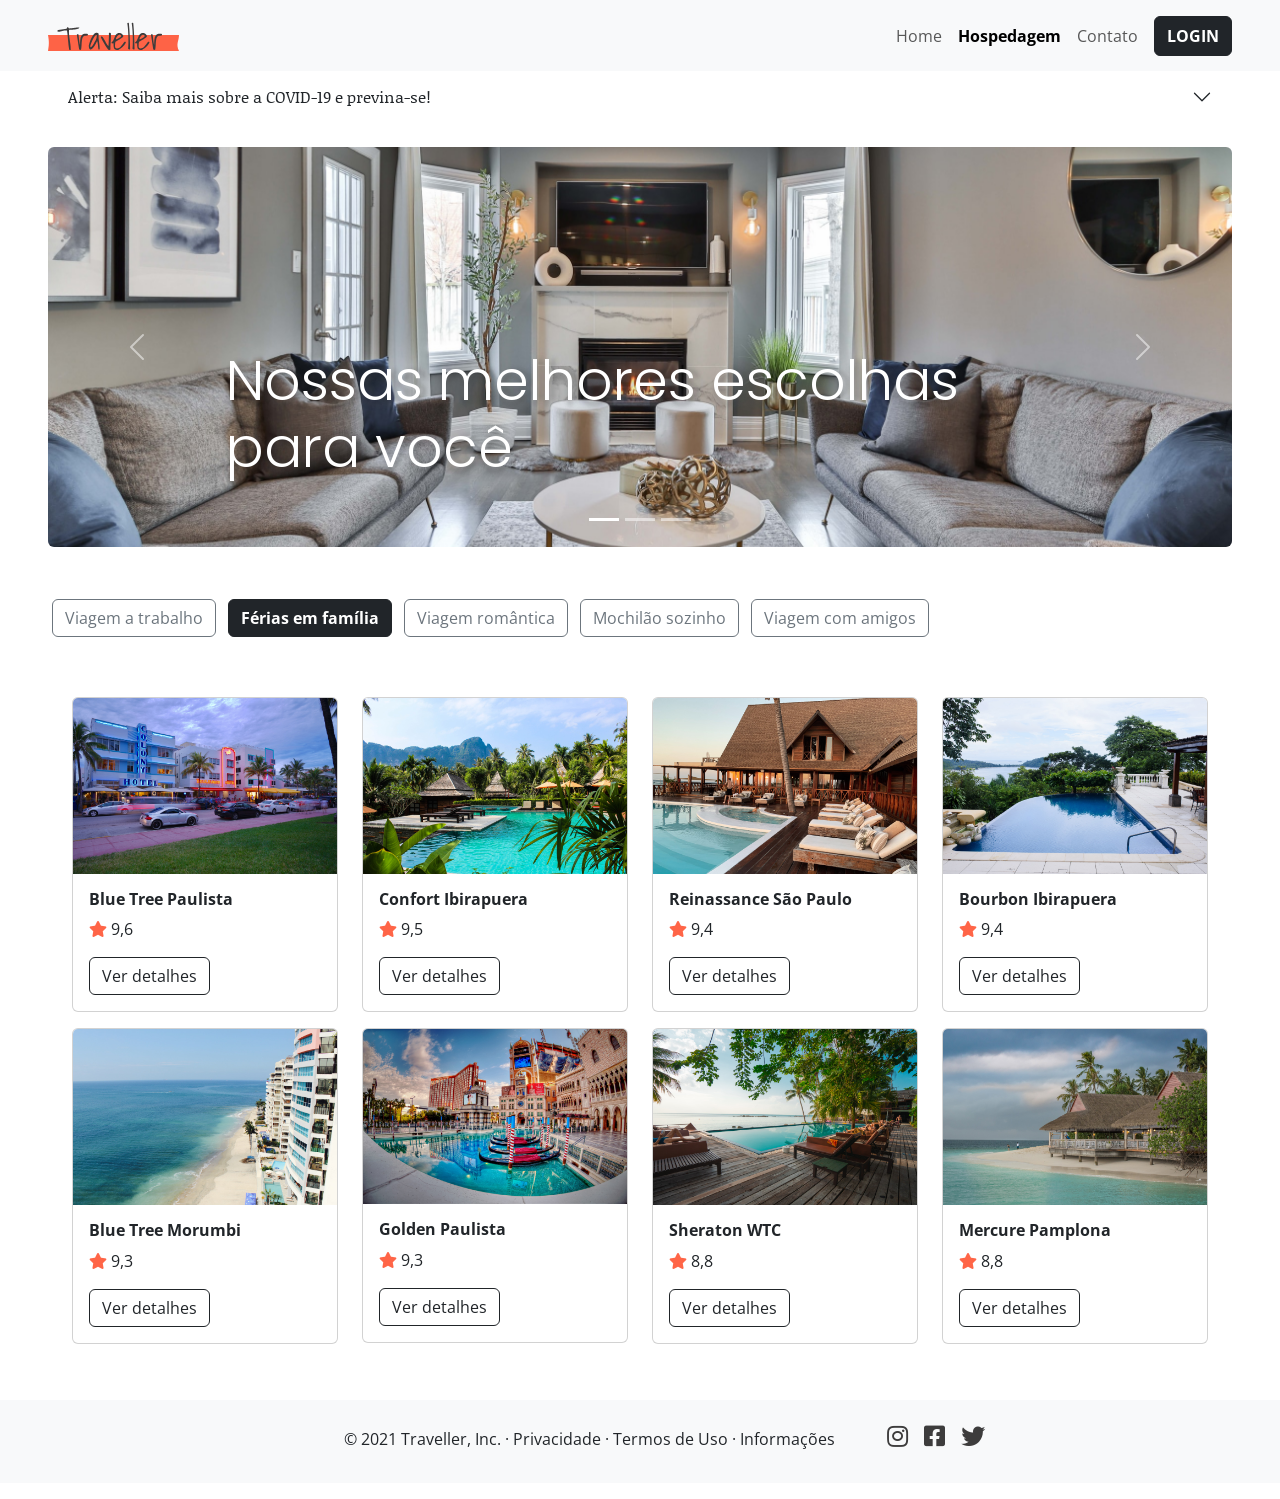
<file: index.html>
<!doctype html>
<html lang="pt-br">

<head>
    <meta charset="utf-8">
    <meta name="viewport" content="width=device-width, initial-scale=1">

    <link rel="icon" href="./images/navbar/icon.svg">
    <link rel="stylesheet" href="./css/bannerHospedagem/banner-hospedagem.css">
    <link rel="preconnect" href="https://fonts.gstatic.com">
    <link href="https://fonts.googleapis.com/css2?family=Noticia+Text&display=swap" rel="stylesheet">
    <link href="https://fonts.googleapis.com/css2?family=Poppins:wght@800&display=swap" rel="stylesheet">
    <link href="https://fonts.googleapis.com/css2?family=Open+Sans:wght@400;600;700&display=swap" rel="stylesheet">
    <link rel="stylesheet" href="https://cdnjs.cloudflare.com/ajax/libs/font-awesome/5.15.3/css/all.min.css">
    <link href="https://cdn.jsdelivr.net/npm/bootstrap@5.0.1/dist/css/bootstrap.min.css" rel="stylesheet"
        integrity="sha384-+0n0xVW2eSR5OomGNYDnhzAbDsOXxcvSN1TPprVMTNDbiYZCxYbOOl7+AMvyTG2x" crossorigin="anonymous">

    <title>Traveller - Hospedagem</title>
</head>

<body>
    <!-- MENU -->
    <header>
        
        <nav class="navbar navbar-expand-lg navbar-light bg-light fonte-padrao">
            <div class="container-fluid mx-5 p-0">
                <a class="navbar-brand" href="#">
                    <img src="./images/navbar/logo.svg" alt="Logo Traveller">
                </a>
                <button class="navbar-toggler" type="button" data-bs-toggle="collapse" data-bs-target="#navbarNav"
                    aria-controls="navbarNav" aria-expanded="false" aria-label="Toggle navigation">
                    <span class="navbar-toggler-icon"></span>
                </button>
                <div class="collapse navbar-collapse justify-content-end" id="navbarNav menu">
                    <ul class="navbar-nav">
                        <li class="nav-item">
                            <a class="nav-link" href="#">Home</a>
                        </li>
                        <li class="nav-item">
                            <a class="nav-link active" href="#"><strong>Hospedagem</a></strong>
                        </li>
                        <li class="nav-item">
                            <a class="nav-link" href="#">Contato</a>
                        </li>
                        <form class="d-flex">
                            <button class="btn btn-dark ms-2" data-bs-toggle="modal" data-bs-target="#modal__login" 
                            type="button"><strong>LOGIN</button></strong>
                        </form>
                    </ul>
                </div>
            </div>
        </nav>
        <section>
            <div class="accordion accordion-flush alerta-covid px-5 " id="accordionFlushExample">
                <div class="accordion-item text-center pb-4">
                    <h2 class="accordion-header text-center" id="flush-headingOne">
                        <button class="accordion-button collapsed" type="button" data-bs-toggle="collapse"
                            data-bs-target="#flush-collapseOne" aria-expanded="false" aria-controls="flush-collapseOne">
                            Alerta: Saiba mais sobre a COVID-19 e previna-se!
                        </button>
                    </h2>
                    <div id="flush-collapseOne" class="accordion-collapse collapse" aria-labelledby="flush-headingOne"
                        data-bs-parent="#accordionFlushExample">
                        <div class="accordion-body text-center h6">O cuidado é de cada um. A responsabilidade é de todos. 
                            Consulte mais
                            informações <a href="https://www.gov.br/saude/pt-br/vacinacao/">aqui.</a></div>
                    </div>
                </div>
            </div>
        </section>
    </header>

    <main>
        <!-- CARROSSEL -->
        <section id="carrossel-fluid">
            <div id="carouselExampleCaptions" class="carousel slide mx-5" data-bs-ride="carousel">
                <div class="carousel-indicators">
                    <button type="button" data-bs-target="#carouselExampleCaptions" data-bs-slide-to="0" class="active"
                        aria-current="true" aria-label="Slide 1"></button>
                    <button type="button" data-bs-target="#carouselExampleCaptions" data-bs-slide-to="1"
                        aria-label="Slide 2"></button>
                    <button type="button" data-bs-target="#carouselExampleCaptions" data-bs-slide-to="2"
                        aria-label="Slide 3"></button>
                </div>
                <div class="carousel-inner">
                    <div class="carousel-item active">
                        <img src="./images/carrossel/carrossel-1.jpg"
                            class="rounded d-block w-100 imagem-carrossel m-0" alt="...">
                        <div class="carousel-caption d-none d-md-block titulo-banner h-50">
                            <h1 class="display-4 text-start">Nossas melhores escolhas<br> para você</h1>
                        </div>
                    </div>
                    <div class="carousel-item">
                        <img src="./images/carrossel/carrossel-2.jpg"
                            class="rounded d-block w-100 imagem-carrossel m-0" alt="...">
                        <div class="carousel-caption d-none d-md-block titulo-banner h-50">
                            <h1 class="display-4 text-start">Encontre os melhores destinos</h1>
                        </div>
                    </div>
                    <div class="carousel-item">
                        <img src="./images/carrossel/carrossel-3.jpg"
                            class="rounded d-block w-100 imagem-carrossel m-0" alt="...">
                        <div class="carousel-caption d-none d-md-block titulo-banner h-50">
                            <h1 class="display-4 text-start">Veja os hotéis mais bem<br> avaliados</h1>
                        </div>
                    </div>
                </div>
                <button class="carousel-control-prev" type="button" data-bs-target="#carouselExampleCaptions"
                    data-bs-slide="prev">
                    <span class="carousel-control-prev-icon" aria-hidden="true"></span>
                    <span class="visually-hidden">Previous</span>
                </button>
                <button class="carousel-control-next" type="button" data-bs-target="#carouselExampleCaptions"
                    data-bs-slide="next">
                    <span class="carousel-control-next-icon" aria-hidden="true"></span>
                    <span class="visually-hidden">Next</span>
                </button>
            </div>
        </section>

        <!-- BOTOES FILTROS -->
        <section id="filtros">
            <div class="p-0 mt-5 mb-5 mx-5 fonte-padrao">
                <button type="button" class="btn btn-outline-secondary m-1">Viagem a trabalho</button>
                <button type="button" class="btn btn-outline-dark active m-1"><strong>Férias em família</button></strong>
                <button type="button" class="btn btn-outline-secondary m-1">Viagem romântica</button>
                <button type="button" class="btn btn-outline-secondary m-1">Mochilão sozinho</button>
                <button type="button" class="btn btn-outline-secondary m-1">Viagem com amigos</button>
            </div>
        </section>

        <!-- CARDS HOTEIS -->
        <section class="container-fluid fonte-padrao">
            <div class="row mx-5" id="conteudo">

                <div class="col-12 col-sm-12 col-md-4 col-lg-3 my-2">
                    <div class="card">
                        <img src="./images/card-hoteis/hotel1.jpg" class="card-img-top" alt="...">
                        <div class="card-body">
                            <h6 class="card-title"><strong>Blue Tree Paulista</strong></h6>
                            <p class="card-text"><i class="fas fa-star icon-star"></i> 9,6</p>
                            <a href="#" class="btn btn-outline-dark">Ver detalhes</a>
                        </div>
                    </div>
                </div>

                <div class="col-12 col-sm-12 col-md-4 col-lg-3 my-2">
                    <div class="card">
                        <img src="./images/card-hoteis/hotel2.jpg" class="card-img-top" alt="...">
                        <div class="card-body">
                            <h6 class="card-title"><strong>Confort Ibirapuera</strong></h6>
                            <p class="card-text"><i class="fas fa-star icon-star"></i> 9,5</p>
                            <a href="#" class="btn btn-outline-dark">Ver detalhes</a>
                        </div>
                    </div>
                </div>

                <div class="col-12 col-sm-12 col-md-4 col-lg-3 my-2">
                    <div class="card">
                        <img src="./images/card-hoteis/hotel3.jpg" class="card-img-top" alt="...">
                        <div class="card-body">
                            <h6 class="card-title"><strong>Reinassance São Paulo</strong></h6>
                            <p class="card-text"><i class="fas fa-star icon-star"></i> 9,4</p>
                            <a href="#" class="btn btn-outline-dark">Ver detalhes</a>
                        </div>
                    </div>
                </div>

                <div class="col-12 col-sm-12 col-md-4 col-lg-3 my-2">
                    <div class="card">
                        <img src="./images/card-hoteis/hotel4.jpg" class="card-img-top" alt="...">
                        <div class="card-body">
                            <h6 class="card-title"><strong>Bourbon Ibirapuera</strong></h6>
                            <p class="card-text"><i class="fas fa-star icon-star"></i> 9,4</p>
                            <a href="#" class="btn btn-outline-dark">Ver detalhes</a>
                        </div>
                    </div>
                </div>

                <div class="col-12 col-sm-12 col-md-4 col-lg-3 my-2">
                    <div class="card">
                        <img src="./images/card-hoteis/hotel5.jpg" class="card-img-top" alt="...">
                        <div class="card-body">
                            <h6 class="card-title"><strong>Blue Tree Morumbi</strong></h6>
                            <p class="card-text"><i class="fas fa-star icon-star"></i> 9,3</p>
                            <a href="#" class="btn btn-outline-dark">Ver detalhes</a>
                        </div>
                    </div>
                </div>

                <div class="col-12 col-sm-12 col-md-4 col-lg-3 my-2">
                    <div class="card">
                        <img src="./images/card-hoteis/hotel6.jpg" class="card-img-top" alt="...">
                        <div class="card-body">
                            <h6 class="card-title"><strong>Golden Paulista</strong></h6>
                            <p class="card-text"><i class="fas fa-star icon-star"></i> 9,3</p>
                            <a href="#" class="btn btn-outline-dark">Ver detalhes</a>
                        </div>
                    </div>
                </div>

                <div class="col-12 col-sm-12 col-md-4 col-lg-3 my-2">
                    <div class="card">
                        <img src="./images/card-hoteis/hotel7.jpg" class="card-img-top" alt="...">
                        <div class="card-body">
                            <h6 class="card-title"><strong>Sheraton WTC</strong></h6>
                            <p class="card-text"><i class="fas fa-star icon-star"></i> 8,8</p>
                            <a href="#" class="btn btn-outline-dark">Ver detalhes</a>
                        </div>
                    </div>
                </div>

                <div class="col-12 col-sm-12 col-md-4 col-lg-3 my-2">
                    <div class="card">
                        <img src="./images/card-hoteis/hotel8.jpg" class="card-img-top" alt="...">
                        <div class="card-body">
                            <h6 class="card-title"><strong>Mercure Pamplona</strong></h6>
                            <p class="card-text"><i class="fas fa-star icon-star"></i> 8,8</p>
                            <a href="#" class="btn btn-outline-dark">Ver detalhes</a>
                        </div>
                    </div>
                </div>

            </div>
        </section>
    </main>

    <div class="geolocation"></div>


    <!-- FOOTER -->
    <footer class="container-fluid bg-light p-3 mt-5 fonte-padrao">
        <p class="ms-5 text-center pt-2">© 2021 Traveller, Inc. · Privacidade · Termos de Uso · Informações <i
                class="fab fa-instagram icon ms-5"></i><i class="fab fa-facebook-square icon ms-3"></i><i
                class="fab fa-twitter icon ms-3"></i></p>
    </footer>
    <div class="geolocation">
        <p id="coordinates"></p>
    </div>
    

    <!-- MODAL LOGIN -->
    <div class="modal fade" id="modal__login" tabindex="-1" aria-labelledby="exampleModalLabel" aria-hidden="true">
        <div class="modal-dialog">
            <div class="modal-content">
                <div class="modal-header">
                    <h5 class="modal-title" id="exampleModalLabel">Fazer login</h5>
                    <button type="button" class="btn-close" data-bs-dismiss="modal" aria-label="Close"></button>
                </div>
                <div class="modal-body">
                    <form>
                        <div class="mb-3">
                            <label for="exampleInputName" class="col-form-label">Usuário</label>
                            <input type="text" class="form-control" id="recipient-name" placeholder="Informe seu usuário">
                        </div>
                        <div class="mb-3">
                            <label for="exampleInputPassword" class="col-form-label">Senha</label>
                            <input type="password" class="form-control" id="password" placeholder="Insira sua senha">
                        </div>
                    </form>
                </div>
                <div class="modal-footer">
                    <button type="button" class="btn btn-light" data-bs-dismiss="modal"
                    id="submit">Logar</button>
                    <span>ou </span>     
                    <button type="button" class="btn btn-danger" id="google">Acessar com Google</button>
                </div>
            </div>
        </div>
    </div>

    

    <!-- ASSISTENTE LIBRAS -->
    <div vw class="enabled">
        <div vw-access-button class="active"></div>
        <div vw-plugin-wrapper>
            <div class="vw-plugin-top-wrapper"></div>
        </div>
    </div>

    <!-- SCRIPTS -->
    <script src="https://vlibras.gov.br/app/vlibras-plugin.js"></script>
    <script>
        new window.VLibras.Widget('https://vlibras.gov.br/app');
    </script>
    
    <script src="https://cdn.jsdelivr.net/npm/bootstrap@5.0.1/dist/js/bootstrap.bundle.min.js"
        integrity="sha384-gtEjrD/SeCtmISkJkNUaaKMoLD0//ElJ19smozuHV6z3Iehds+3Ulb9Bn9Plx0x4" crossorigin="anonymous">
    </script>
    <script src="./js/geolocation.js"></script>
</body>

</html>
</file>
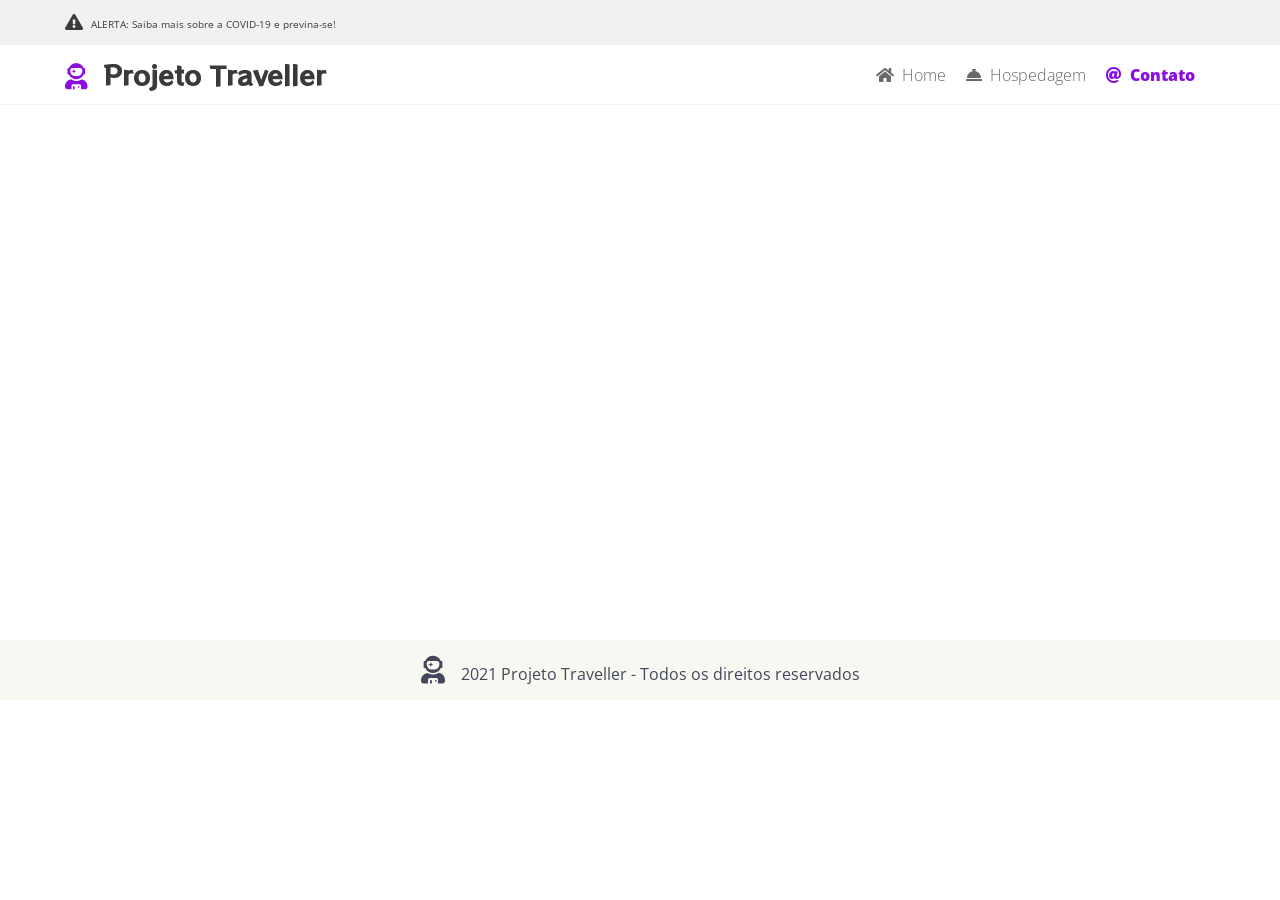
<file: pages/contato.html>
<!DOCTYPE html>
<html lang="pt-br">
<head>
    <meta charset="UTF-8">
    <meta name="viewport" content="width=device-width, initial-scale=1.0">
    <title>Projeto Traveller - Contato</title>

    <link rel="icon" href="../images/icon.svg">
    <link rel="stylesheet" href="../css/footer.css">
    <link rel="stylesheet" href="../css/menu.css">
    <link rel="stylesheet" href="../css/logo.css">
    <link rel="stylesheet" href="../css/style.css">
    <link rel="stylesheet" href="../css/map.css">
    <link rel="stylesheet" href="../css/contato.css">

    <link rel="stylesheet" href="https://cdnjs.cloudflare.com/ajax/libs/font-awesome/5.15.3/css/all.min.css"
        integrity="sha512-iBBXm8fW90+nuLcSKlbmrPcLa0OT92xO1BIsZ+ywDWZCvqsWgccV3gFoRBv0z+8dLJgyAHIhR35VZc2oM/gI1w=="
        crossorigin="anonymous" />

</head>
<body>
    <section class="mensagem">
        <a href="https://coronavirus.saude.gov.br" target="_blank" class="mensagem__alerta"><i
                class="fas fa-exclamation-triangle icon"></i>ALERTA: Saiba mais sobre a COVID-19 e previna-se!</a>
    </section>
    <header>
        <a href="./index.html" class="logo"><i class="fas fa-user-astronaut icon-logo"></i>Projeto Traveller</a>
        <nav class="menu">
            <ul>
                <li><a href="../index.html" class="menu__link"><i class="fas fa-home icon"></i>Home</a></li>
                <li><a href="../pages/hospedagem.html" class="menu__link"><i
                            class="fas fa-concierge-bell icon"></i>Hospedagem</a></li>
                <li><a href="../pages/contato.html" class="menu__link ativo"><i class="fas fa-at icon"></i>Contato</a></li>
            </ul>
        </nav>
    </header>
    <section class="map">
        <iframe src="https://www.google.com/maps/embed?pb=!1m14!1m8!1m3!1d14628.482648466737!2d-46.6524099!3d-23.5641095!3m2!1i1024!2i768!4f13.1!3m3!1m2!1s0x0%3A0x4ca8eb5c4f7ecca9!2sFIAP!5e0!3m2!1spt-BR!2sbr!4v1619030320002!5m2!1spt-BR!2sbr" width="600" height="450" style="border:0;" allowfullscreen="" loading="lazy"></iframe>
    </section>
    <!-- <form class="form__faleConosco" action="#">
        <fieldset>
            <legend class="form__faleConosco--legend" for="email-contato">Entre em contato conosco</legend>
            <div class="form__faleConosco--fieldset">
                <input class="form__faleConosco--emailInput" type="email" name="email-contato" id="email-contato">
                <button class="form__faleConosco--submit" type="submit">Enviar</button>
            </div>
        </fieldset>
    </form>
    <section class="contato">
        <h3 class="contato__titulo">Contate-nos</h3>
        <p class="contato__icon"><i class="fab fa-whatsapp"></i></p>
        <p class="contato__icon"><i class="fas fa-phone-alt"></i></p>
    </section> -->
    <footer class="rodape">
            <div class="rodape__detalhes">
                <p><i class="fas fa-user-astronaut icon-rodape"></i>2021 Projeto Traveller - Todos os direitos reservados
                </p>
            </div>
    </footer>
</body>
</html>
</file>
<file: css/bannerHospedagem/banner-hospedagem.css>
.imagem-carrossel {
    height: 400px;
    object-fit: cover;
    object-position: 0 60%;
}

.titulo-banner {
    color: #EFF2FB;
    font-family: 'Poppins', sans-serif;
    text-shadow: 6px 0px 4px rgba(61, 60, 60, 0.25), 0px 6px 4px rgba(61, 60, 60, 0.25);
}

.fonte-padrao {
    font-family: 'Open Sans', sans-serif;
}

.card {
    max-width: 18rem;
}

.icon {
    color: #3D3C3C;
    font-size: 24px;
}

.icon-star {
    color: rgba(255, 84, 51, 0.9);;
}

.alerta-covid {
    font-family: 'Noticia Text', serif;
}
</file>
<file: css/footer.css>
@import url('https://fonts.googleapis.com/css2?family=RocknRoll+One&display=swap');
@import url('https://fonts.googleapis.com/css2?family=Open+Sans:wght@300;400;600;800&display=swap');

.rodape {
    align-items: center;
    background-color: #f8f8f2;
    display: flex;
    font-family: 'Open Sans', sans-serif;
    height: 60px;
    justify-content: center;
}

.rodape__detalhes {
    align-items: center;
    color: #44475a;
    display: flex;
}

.icon-rodape {
    color: #44475a;
    display: flex;
    margin-right: 15px;
}

@media screen and (min-width: 0) {
    .rodape  {
        font-size: 12px;
    }
    .icon-rodape {
        font-size: 14px;
    }
}

@media screen and (min-width: 768px) {
    .rodape {
        font-size: 12px;
    }
    .icon-rodape {
        font-size: 14px;
    }
}

@media screen and (min-width: 992px) {
    .rodape {
        font-size: 16px;
    }
    .icon-rodape {
        font-size: 28px;
    }
}
</file>
<file: css/menu.css>
header {
    font-family: 'Open Sans', sans-serif;
    align-items: center;
    border-bottom: 1.5px solid #f1f1f1;
    display: flex;
    font-weight: 300;
    justify-content: space-between;
    padding-left: 65px;
    padding-right: 65px;
    height: 60px;
}

.icon {
    font-size: 16px;
    padding-right: 8px;
}

header ul {
    align-items: center;
    display: flex;
}

header ul li {
    align-items: center;
    list-style: none;
}

header ul li a {
    color: #6a6a6a;
    margin-right: 20px;
    text-decoration: none;
}

.menu li a:hover {
    color: #8c0de0;
    font-weight: 800;
    text-decoration: underline;
    transition: 0.4s;
}

.menu__link.ativo {
    font-weight: 700;
    color: #8c0de0;
    font-weight: 800;
}

.mensagem {
    align-items: center;
    background-color: #f1f1f1;
    display: flex;
    font-weight: 400;
    height: 45px;
    width: 100%;
}

.mensagem__alerta {
    color: #3b3b3b;
    font-size: 12px;
    text-align: center;
    text-decoration: none;
    padding: 65px;
}

.mensagem__alerta:hover {
    cursor: pointer;
    text-decoration: underline;
}

@media screen and (min-width: 0) {
    .header  {
        font-size: 10px;
        justify-content: space-between;
        padding: 0 80px;
    }   
    .mensagem__alerta {
        font-size: 10px;
    }
    .icon  {
        font-size: 10px;
    }
    .menu__link {
        font-size: 10px;
    }
}

@media screen and (min-width: 768px) {
    .header  {
        font-size: 10px;
        justify-content: space-between;
        padding: 0 80px;
    }   
    .mensagem__alerta {
        font-size: 10px;
    }
    .icon  {
        font-size: 10px;
    }
    .menu__link {
        font-size: 10px;
    }
}

@media screen and (min-width: 992px) {
    .header .mensagem {
        font-size: 16px;
        justify-content: space-between;
        padding: 0 80px;
    }   
    .icon  {
        font-size: 16px;
    }
    .menu__link {
        font-size: 16px;
    }
}
</file>
<file: css/logo.css>
@import url('https://fonts.googleapis.com/css2?family=RocknRoll+One&display=swap');

.icon-logo {
    color: #8c0de0;
    padding-right: 15px;
}

.logo {
    align-items: center;
    color: #3a3a3a;
    font-family: 'RocknRoll One', sans-serif;
    font-size: 26px;
    font-weight: 600;
    text-decoration: none;
}

@media screen and (min-width: 0) {
    .logo {
        display: none;
    }   
}

@media screen and (min-width: 768px) {
    .logo {
        display: block;
    }   
}
</file>
<file: css/style.css>
@import url('https://fonts.googleapis.com/css2?family=RocknRoll+One&display=swap');
@import url('https://fonts.googleapis.com/css2?family=Open+Sans:wght@300;400;600;800&display=swap');

* {
    margin: 0;
    padding: 0;
    box-sizing: border-box;
}

body {
    font-family: 'Open Sans', sans-serif;
}
</file>
<file: css/map.css>
.map {
    /* display: flex; */
    /* flex-wrap: wrap; */
    padding: 40px;
}
</file>
<file: css/contato.css>
.contato {
    display: flex;
    flex-direction: column;
}

.contato__icon {
    color: #44475a;
    display: flex;
    flex-direction: column;
    font-size: 16px;
}

/* .contato__titulo {
    color: #44475a;
    display: flex;
    flex-direction: column;
    font-size: 14px;
} */
</file>
